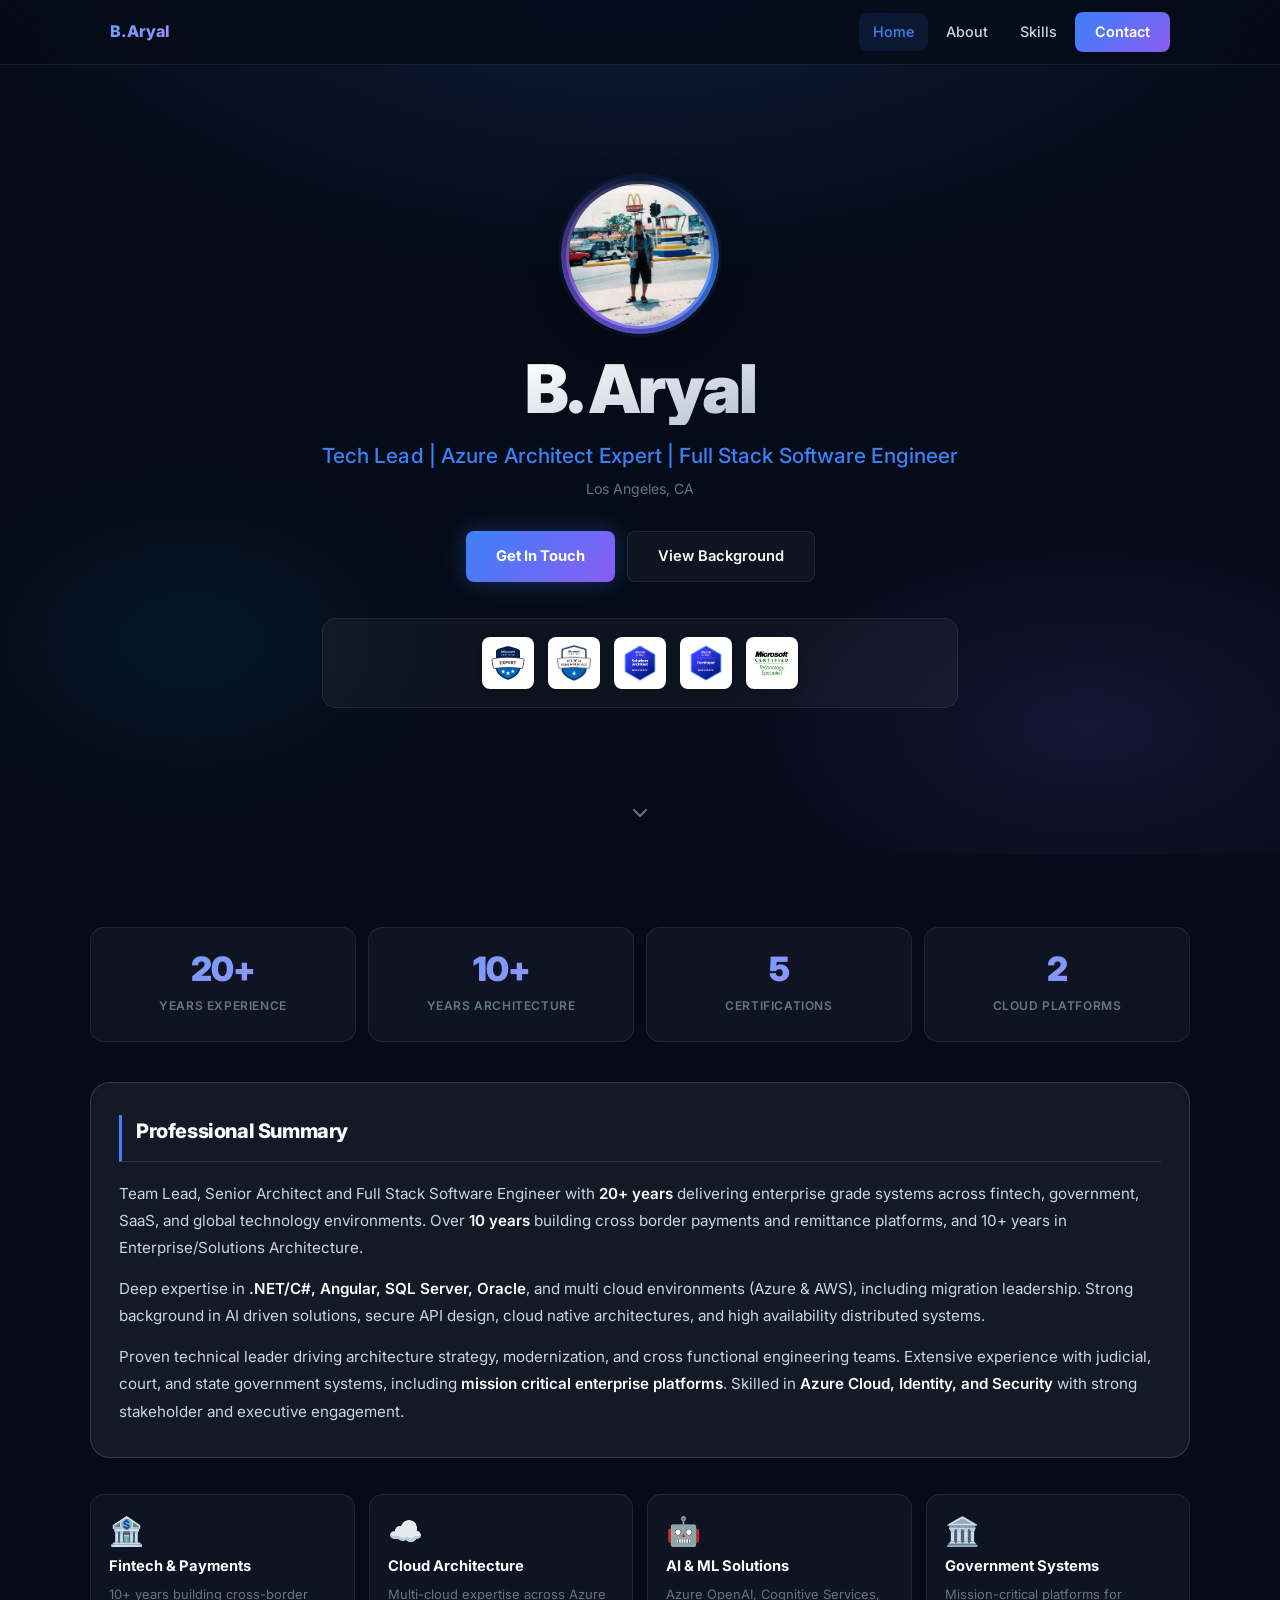
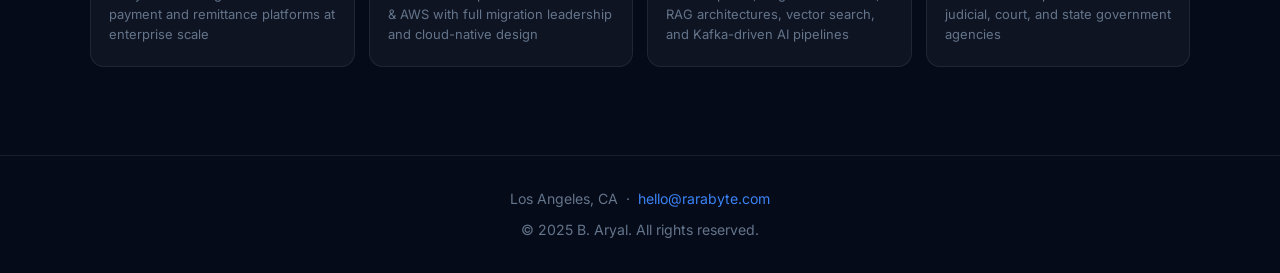
<file: index.html>
<!DOCTYPE html>
<html lang="en">
<head>
    <meta charset="UTF-8">
    <meta name="viewport" content="width=device-width, initial-scale=1.0">
    <meta name="description" content="B. Aryal — Senior Architect & Full Stack Engineer with 20+ years delivering enterprise systems across fintech, government, SaaS, and cloud environments.">
    <title>B. Aryal | Senior Architect & Full Stack Engineer</title>
    <script async src="https://www.googletagmanager.com/gtag/js?id=G-CZ9JPEQ2FC"></script>
    <script src="js/analytics.js"></script>
    <link href="https://fonts.googleapis.com/css2?family=Inter:wght@300;400;500;600;700;800;900&display=swap" rel="stylesheet">
    <link rel="stylesheet" href="css/styles.css">
</head>
<body>

    <nav class="nav" id="navbar">
        <div class="nav-inner">
            <a href="index.html" class="nav-logo">
                <span class="nav-logo-name">B. Aryal</span>
            </a>
            <button class="nav-toggle" id="navToggle" aria-label="Toggle menu">
                <span></span><span></span><span></span>
            </button>
            <div class="nav-links" id="navLinks">
                <a href="index.html" class="active">Home</a>
                <a href="about.html">About</a>
                <a href="skills.html">Skills</a>
                <a href="mailto:hello@rarabyte.com" class="nav-cta">Contact</a>
            </div>
        </div>
    </nav>

    <main>
        <section class="hero">
            <div class="hero-bg"></div>
            <div class="hero-content">
                <div class="hero-avatar-wrap">
                    <img src="images/56.JPG" class="hero-avatar" alt="B. Aryal">
                    <div class="avatar-ring"></div>
                </div>


                <h1 class="hero-name">B. Aryal</h1>
                <p class="hero-title">Tech Lead | Azure Architect Expert | Full Stack Software Engineer</p>
                <p class="hero-location">Los Angeles, CA</p>

                <div class="hero-actions">
                    <a href="mailto:hello@rarabyte.com" class="btn-primary">Get In Touch</a>
                    <a href="about.html" class="btn-secondary">View Background</a>
                </div>

                <div class="cert-strip">
                    <img src="images/aws-expert.svg" alt="Azure Solutions Architect Expert" title="Microsoft Certified: Azure Solutions Architect Expert">
                    <img src="images/az-ai.png" alt="Azure AI Fundamentals" title="Microsoft Certified: Azure AI Fundamentals">
                    <img src="images/aws-arc.png" alt="AWS Solutions Architect" title="AWS Certified Solutions Architect – Associate">
                    <img src="images/aws-dev.png" alt="AWS Developer" title="AWS Certified Developer – Associate">
                    <img src="images/mcts.png" alt="MCTS" title="MCTS: Web Applications (C#)">
                </div>
            </div>
            <a href="#summary" class="scroll-hint" aria-label="Scroll to summary">
                <svg width="24" height="24" viewBox="0 0 24 24" fill="none" stroke="currentColor" stroke-width="2" stroke-linecap="round" stroke-linejoin="round"><polyline points="6 9 12 15 18 9"/></svg>
            </a>
        </section>

        <section class="summary-section" id="summary">
            <div class="container">

                <div class="stats-row">
                    <div class="stat-card">
                        <span class="stat-num">20+</span>
                        <span class="stat-label">Years Experience</span>
                    </div>
                    <div class="stat-card">
                        <span class="stat-num">10+</span>
                        <span class="stat-label">Years Architecture</span>
                    </div>
                    <div class="stat-card">
                        <span class="stat-num">5</span>
                        <span class="stat-label">Certifications</span>
                    </div>
                    <div class="stat-card">
                        <span class="stat-num">2</span>
                        <span class="stat-label">Cloud Platforms</span>
                    </div>
                </div>

                <div class="summary-card">
                    <h2 class="section-title">Professional Summary</h2>
                    <p class="summary-text">
                        Team Lead, Senior Architect and Full Stack Software Engineer with <strong>20+ years</strong>
                        delivering enterprise grade systems across fintech, government, SaaS, and global technology
                        environments. Over <strong>10 years</strong> building cross border payments and remittance
                        platforms, and 10+ years in Enterprise/Solutions Architecture.
                    </p>
                    <p class="summary-text">
                        Deep expertise in <strong>.NET/C#, Angular, SQL Server, Oracle</strong>, and multi cloud
                        environments (Azure &amp; AWS), including migration leadership. Strong background in AI driven
                        solutions, secure API design, cloud native architectures, and high availability distributed
                        systems.
                    </p>
                    <p class="summary-text">
                        Proven technical leader driving architecture strategy, modernization, and cross functional
                        engineering teams. Extensive experience with judicial, court, and state government systems,
                        including <strong>mission critical enterprise platforms</strong>. Skilled in <strong>Azure
                            Cloud, Identity, and Security</strong> with strong stakeholder and executive engagement.
                    </p>
                </div>

                <div class="highlights-grid">
                    <div class="highlight-card">
                        <div class="highlight-icon">🏦</div>
                        <h3>Fintech &amp; Payments</h3>
                        <p>10+ years building cross-border payment and remittance platforms at enterprise scale</p>
                    </div>
                    <div class="highlight-card">
                        <div class="highlight-icon">☁️</div>
                        <h3>Cloud Architecture</h3>
                        <p>Multi-cloud expertise across Azure &amp; AWS with full migration leadership and cloud-native design</p>
                    </div>
                    <div class="highlight-card">
                        <div class="highlight-icon">🤖</div>
                        <h3>AI &amp; ML Solutions</h3>
                        <p>Azure OpenAI, Cognitive Services, RAG architectures, vector search, and Kafka-driven AI pipelines</p>
                    </div>
                    <div class="highlight-card">
                        <div class="highlight-icon">🏛️</div>
                        <h3>Government Systems</h3>
                        <p>Mission-critical platforms for judicial, court, and state government agencies</p>
                    </div>
                </div>

            </div>
        </section>
    </main>

    <footer class="footer">
        <div class="container">
            <p>Los Angeles, CA &nbsp;&middot;&nbsp; <a href="mailto:hello@rarabyte.com">hello@rarabyte.com</a></p>
            <p class="footer-copy">&copy; 2025 B. Aryal. All rights reserved.</p>
        </div>
    </footer>

    <script src="js/nav.js"></script>
</body>
</html>
</file>
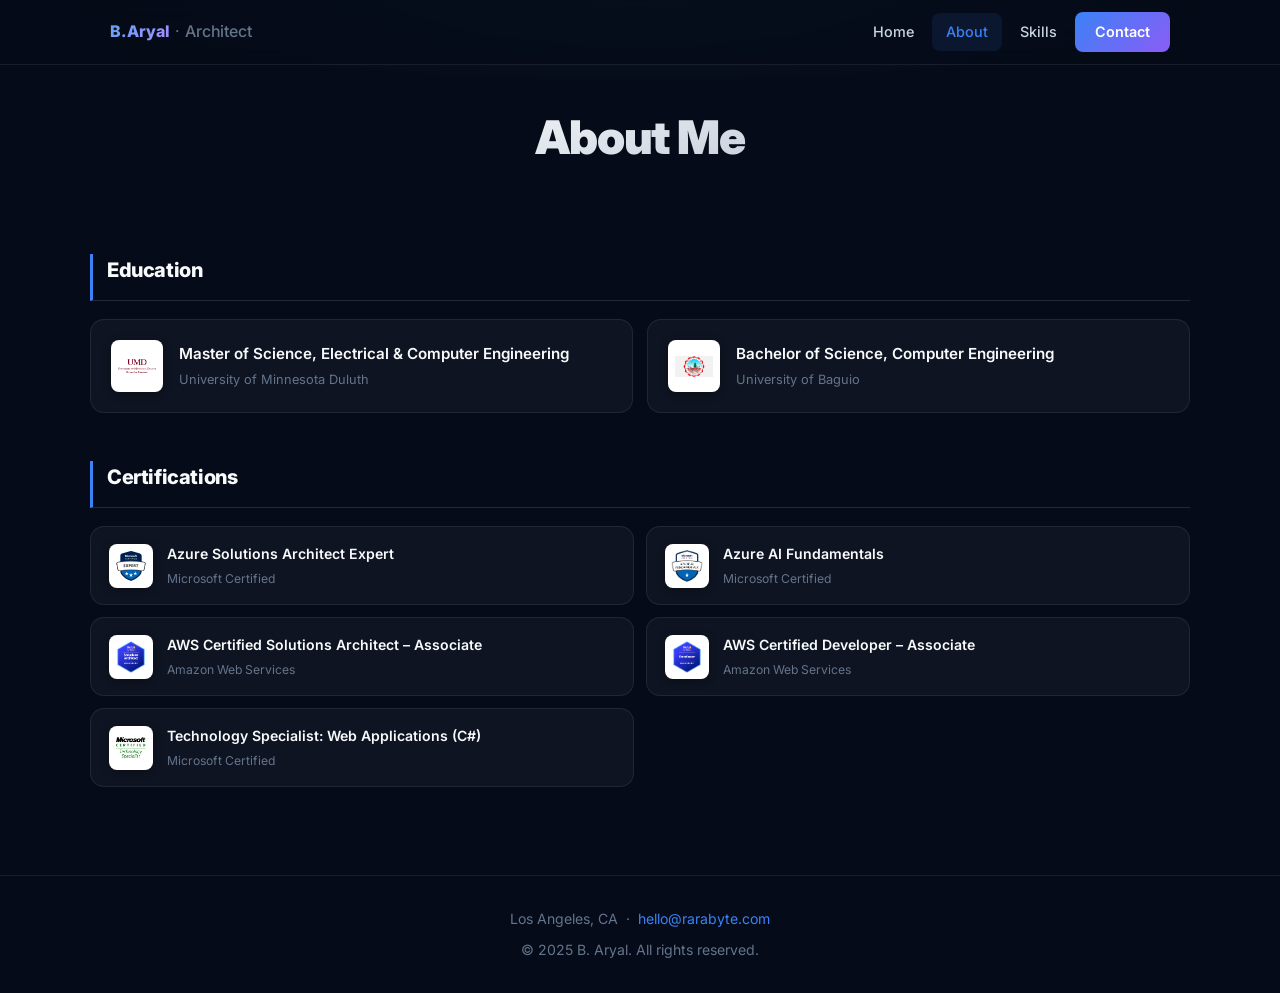
<file: about.html>
<!DOCTYPE html>
<html lang="en">
<head>
    <meta charset="UTF-8">
    <meta name="viewport" content="width=device-width, initial-scale=1.0">
    <meta name="description" content="Education and certifications for B. Aryal — MS in Computer Engineering, AWS & Azure certified architect.">
    <title>About | B. Aryal</title>
    <script async src="https://www.googletagmanager.com/gtag/js?id=G-CZ9JPEQ2FC"></script>
    <script src="js/analytics.js"></script>
    <link href="https://fonts.googleapis.com/css2?family=Inter:wght@300;400;500;600;700;800;900&display=swap" rel="stylesheet">
    <link rel="stylesheet" href="css/styles.css">
</head>
<body>

    <nav class="nav" id="navbar">
        <div class="nav-inner">
            <a href="index.html" class="nav-logo">
                <span class="nav-logo-name">B. Aryal</span>
                <span class="nav-logo-sep">·</span>
                <span class="nav-logo-role">Architect</span>
            </a>
            <button class="nav-toggle" id="navToggle" aria-label="Toggle menu">
                <span></span><span></span><span></span>
            </button>
            <div class="nav-links" id="navLinks">
                <a href="index.html">Home</a>
                <a href="about.html" class="active">About</a>
                <a href="skills.html">Skills</a>
                <a href="mailto:hello@rarabyte.com" class="nav-cta">Contact</a>
            </div>
        </div>
    </nav>

    <main>
        <section class="page-hero">
            <div class="page-hero-bg"></div>
            <h1 class="page-title">About Me</h1>
        </section>

        <section class="about-section">
            <div class="container">

                <h2 class="section-title">Education</h2>
                <div class="edu-grid">
                    <div class="edu-card">
                        <img src="images/UMDuluth_logo.png" alt="University of Minnesota Duluth" class="edu-logo">
                        <div>
                            <div class="edu-degree">Master of Science, Electrical &amp; Computer Engineering</div>
                            <div class="edu-school">University of Minnesota Duluth</div>
                        </div>
                    </div>
                    <div class="edu-card">
                        <img src="images/umd.png" alt="University of Baguio" class="edu-logo">
                        <div>
                            <div class="edu-degree">Bachelor of Science, Computer Engineering</div>
                            <div class="edu-school">University of Baguio</div>
                        </div>
                    </div>
                </div>

                <h2 class="section-title">Certifications</h2>
                <div class="cert-grid">
                    <div class="cert-card">
                        <img src="images/aws-expert.svg" alt="Azure Solutions Architect Expert" class="cert-logo">
                        <div>
                            <div class="cert-name">Azure Solutions Architect Expert</div>
                            <div class="cert-issuer">Microsoft Certified</div>
                        </div>
                    </div>
                    <div class="cert-card">
                        <img src="images/az-ai.png" alt="Azure AI Fundamentals" class="cert-logo">
                        <div>
                            <div class="cert-name">Azure AI Fundamentals</div>
                            <div class="cert-issuer">Microsoft Certified</div>
                        </div>
                    </div>
                    <div class="cert-card">
                        <img src="images/aws-arc.png" alt="AWS Solutions Architect" class="cert-logo">
                        <div>
                            <div class="cert-name">AWS Certified Solutions Architect – Associate</div>
                            <div class="cert-issuer">Amazon Web Services</div>
                        </div>
                    </div>
                    <div class="cert-card">
                        <img src="images/aws-dev.png" alt="AWS Developer Associate" class="cert-logo">
                        <div>
                            <div class="cert-name">AWS Certified Developer – Associate</div>
                            <div class="cert-issuer">Amazon Web Services</div>
                        </div>
                    </div>
                    <div class="cert-card">
                        <img src="images/mcts.png" alt="MCTS Web Applications" class="cert-logo">
                        <div>
                            <div class="cert-name">Technology Specialist: Web Applications (C#)</div>
                            <div class="cert-issuer">Microsoft Certified</div>
                        </div>
                    </div>
                </div>

            </div>
        </section>
    </main>

    <footer class="footer">
        <div class="container">
            <p>Los Angeles, CA &nbsp;&middot;&nbsp; <a href="mailto:hello@rarabyte.com">hello@rarabyte.com</a></p>
            <p class="footer-copy">&copy; 2025 B. Aryal. All rights reserved.</p>
        </div>
    </footer>

    <script src="js/nav.js"></script>
</body>
</html>
</file>
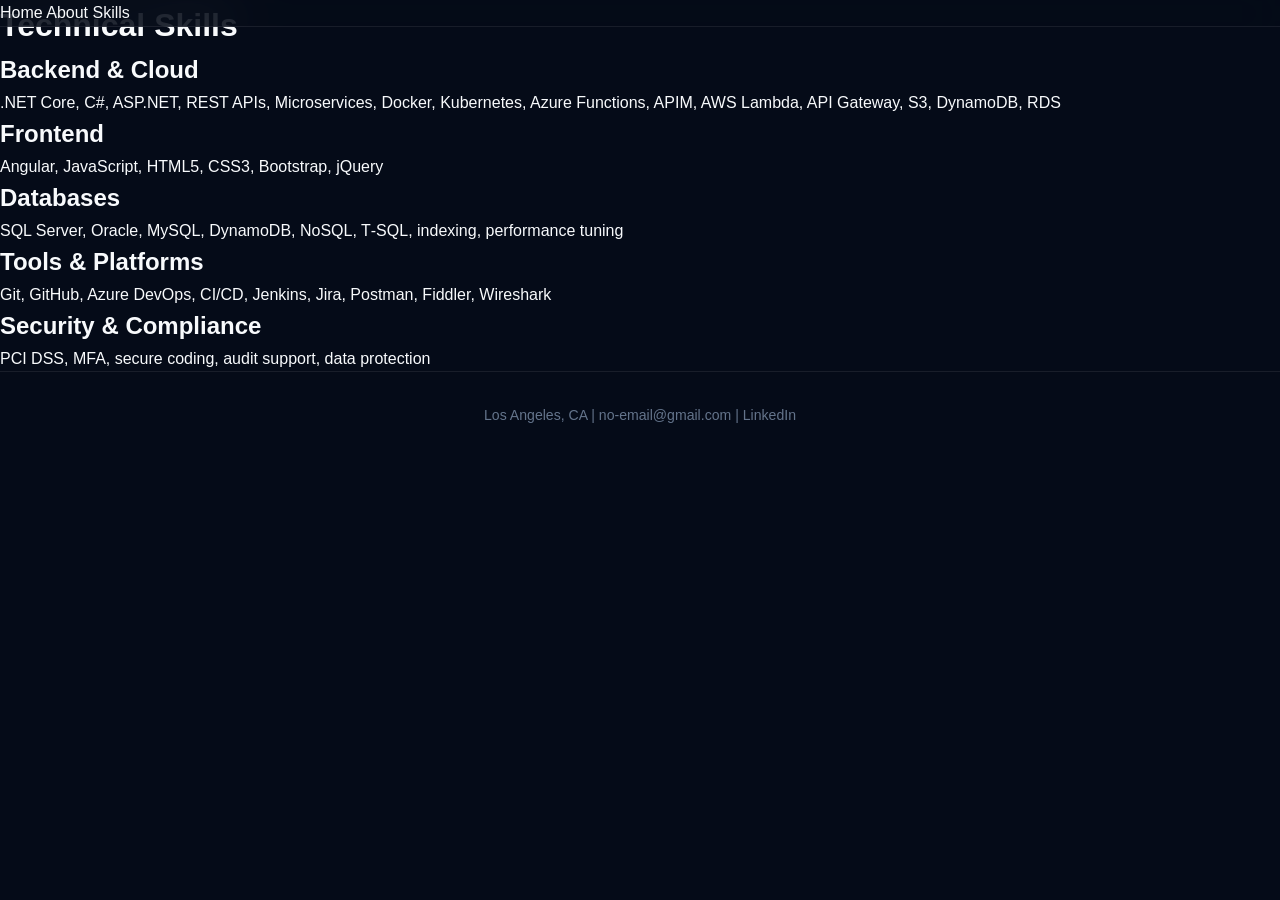
<file: Skills.html>
<!DOCTYPE html>
<html lang="en">

<head>
    <meta charset="UTF-8">
    <meta name="viewport" content="width=device-width, initial-scale=1.0">
    <title>Skills | Bibhu Aryal</title>
    <link rel="stylesheet" href="css/styles.css">
</head>

<body>

    <header class="header small-header">
        <h1>Technical Skills</h1>
    </header>

    <nav class="nav">
        <a href="index.html">Home</a>
        <a href="about.html">About</a>
        <a href="skills.html" class="active">Skills</a>
    </nav>

    <section class="content">
        <h2>Backend & Cloud</h2>
        <p>.NET Core, C#, ASP.NET, REST APIs, Microservices, Docker, Kubernetes, Azure Functions, APIM, AWS Lambda, API
            Gateway, S3, DynamoDB, RDS</p>

        <h2>Frontend</h2>
        <p>Angular, JavaScript, HTML5, CSS3, Bootstrap, jQuery</p>

        <h2>Databases</h2>
        <p>SQL Server, Oracle, MySQL, DynamoDB, NoSQL, T‑SQL, indexing, performance tuning</p>

        <h2>Tools & Platforms</h2>
        <p>Git, GitHub, Azure DevOps, CI/CD, Jenkins, Jira, Postman, Fiddler, Wireshark</p>

        <h2>Security & Compliance</h2>
        <p>PCI DSS, MFA, secure coding, audit support, data protection</p>
    </section>

    <footer class="footer">
        <p>Los Angeles, CA | no-email@gmail.com | LinkedIn</p>
    </footer>

</body>

</html>
</file>
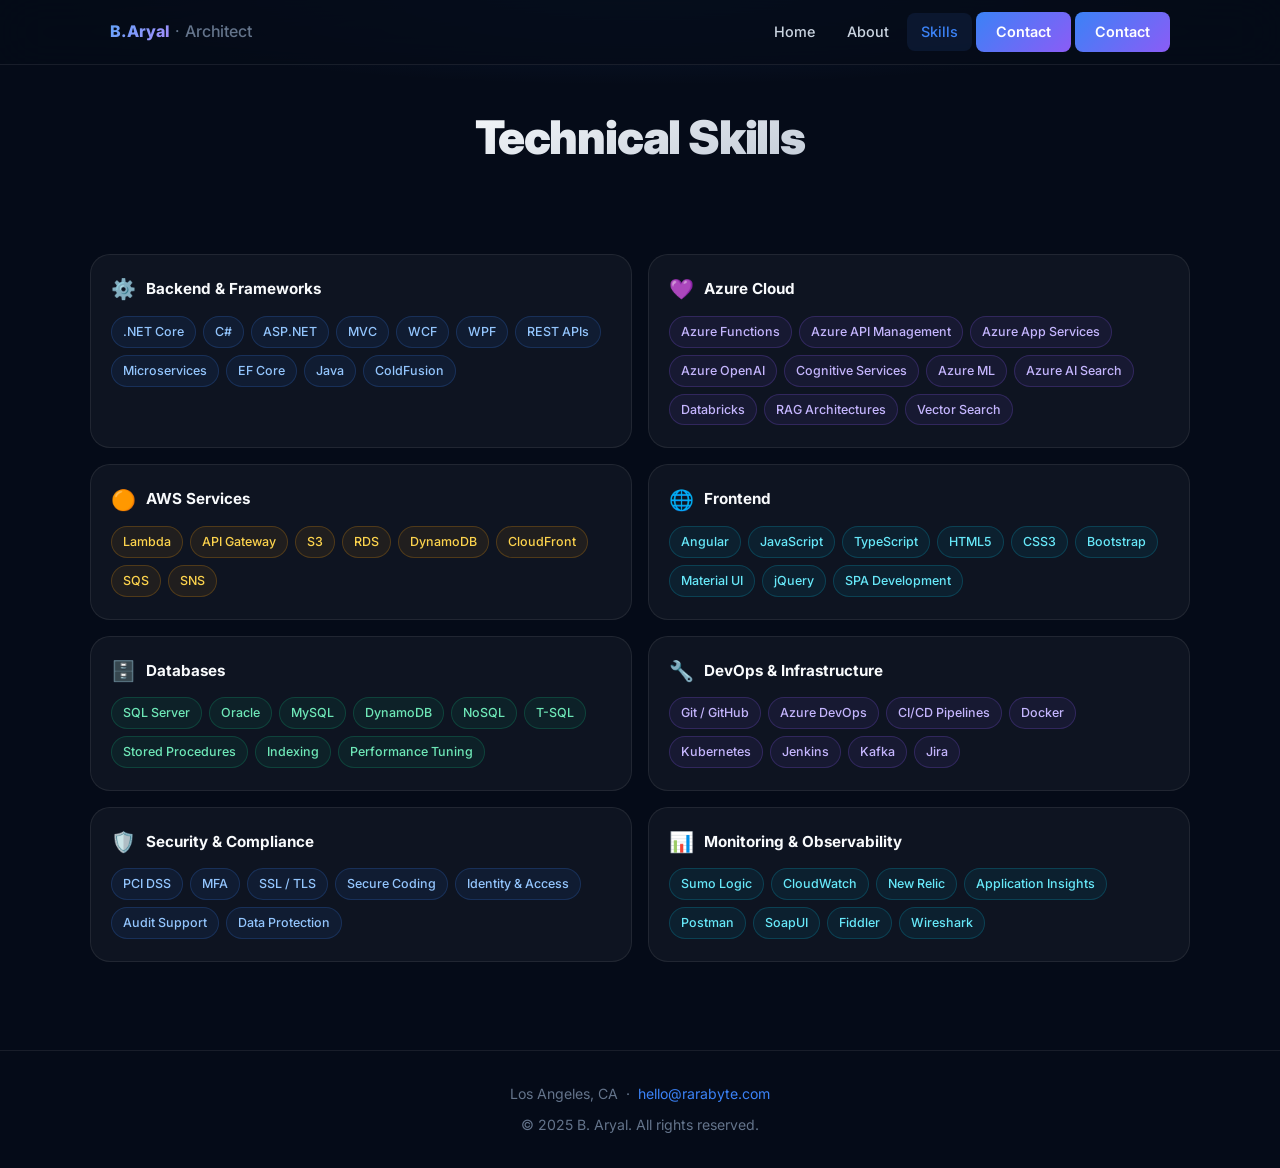
<file: skills.html>
<!DOCTYPE html>
<html lang="en">
<head>
    <meta charset="UTF-8">
    <meta name="viewport" content="width=device-width, initial-scale=1.0">
    <meta name="description" content="Technical skills of B. Aryal — .NET, Azure, AWS, Angular, SQL, AI/ML, DevOps, and more.">
    <title>Skills | B. Aryal</title>
    <script async src="https://www.googletagmanager.com/gtag/js?id=G-CZ9JPEQ2FC"></script>
    <script src="js/analytics.js"></script>
    <link href="https://fonts.googleapis.com/css2?family=Inter:wght@300;400;500;600;700;800;900&display=swap" rel="stylesheet">
    <link rel="stylesheet" href="css/styles.css">
</head>
<body>

    <nav class="nav" id="navbar">
        <div class="nav-inner">
            <a href="index.html" class="nav-logo">
                <span class="nav-logo-name">B. Aryal</span>
                <span class="nav-logo-sep">·</span>
                <span class="nav-logo-role">Architect</span>
            </a>
            <button class="nav-toggle" id="navToggle" aria-label="Toggle menu">
                <span></span><span></span><span></span>
            </button>
            <div class="nav-links" id="navLinks">
                <a href="index.html">Home</a>
                <a href="about.html">About</a>
                <a href="skills.html" class="active">Skills</a>

                <a href="mailto:hello@rarabyte.com" class="nav-cta">Contact</a>
                <a href="mailto:hello@rarabyte.com" class="nav-cta">Contact</a>

            </div>
        </div>
    </nav>

    <main>
        <section class="page-hero">
            <div class="page-hero-bg"></div>
            <h1 class="page-title">Technical Skills</h1>
        </section>

        <section class="skills-section">
            <div class="container">
                <div class="skills-grid">

                    <div class="skill-category">
                        <div class="skill-category-header">
                            <span class="skill-icon">⚙️</span>
                            <span class="skill-category-title">Backend &amp; Frameworks</span>
                        </div>
                        <div class="skill-tags">
                            <span class="skill-tag">.NET Core</span>
                            <span class="skill-tag">C#</span>
                            <span class="skill-tag">ASP.NET</span>
                            <span class="skill-tag">MVC</span>
                            <span class="skill-tag">WCF</span>
                            <span class="skill-tag">WPF</span>
                            <span class="skill-tag">REST APIs</span>
                            <span class="skill-tag">Microservices</span>
                            <span class="skill-tag">EF Core</span>
                            <span class="skill-tag">Java</span>
                            <span class="skill-tag">ColdFusion</span>
                        </div>
                    </div>

                    <div class="skill-category">
                        <div class="skill-category-header">
                            <span class="skill-icon">💜</span>
                            <span class="skill-category-title">Azure Cloud</span>
                        </div>
                        <div class="skill-tags">
                            <span class="skill-tag purple">Azure Functions</span>
                            <span class="skill-tag purple">Azure API Management</span>
                            <span class="skill-tag purple">Azure App Services</span>
                            <span class="skill-tag purple">Azure OpenAI</span>
                            <span class="skill-tag purple">Cognitive Services</span>
                            <span class="skill-tag purple">Azure ML</span>
                            <span class="skill-tag purple">Azure AI Search</span>
                            <span class="skill-tag purple">Databricks</span>
                            <span class="skill-tag purple">RAG Architectures</span>
                            <span class="skill-tag purple">Vector Search</span>
                        </div>
                    </div>

                    <div class="skill-category">
                        <div class="skill-category-header">
                            <span class="skill-icon">🟠</span>
                            <span class="skill-category-title">AWS Services</span>
                        </div>
                        <div class="skill-tags">
                            <span class="skill-tag orange">Lambda</span>
                            <span class="skill-tag orange">API Gateway</span>
                            <span class="skill-tag orange">S3</span>
                            <span class="skill-tag orange">RDS</span>
                            <span class="skill-tag orange">DynamoDB</span>
                            <span class="skill-tag orange">CloudFront</span>
                            <span class="skill-tag orange">SQS</span>
                            <span class="skill-tag orange">SNS</span>
                        </div>
                    </div>

                    <div class="skill-category">
                        <div class="skill-category-header">
                            <span class="skill-icon">🌐</span>
                            <span class="skill-category-title">Frontend</span>
                        </div>
                        <div class="skill-tags">
                            <span class="skill-tag cyan">Angular</span>
                            <span class="skill-tag cyan">JavaScript</span>
                            <span class="skill-tag cyan">TypeScript</span>
                            <span class="skill-tag cyan">HTML5</span>
                            <span class="skill-tag cyan">CSS3</span>
                            <span class="skill-tag cyan">Bootstrap</span>
                            <span class="skill-tag cyan">Material UI</span>
                            <span class="skill-tag cyan">jQuery</span>
                            <span class="skill-tag cyan">SPA Development</span>
                        </div>
                    </div>

                    <div class="skill-category">
                        <div class="skill-category-header">
                            <span class="skill-icon">🗄️</span>
                            <span class="skill-category-title">Databases</span>
                        </div>
                        <div class="skill-tags">
                            <span class="skill-tag emerald">SQL Server</span>
                            <span class="skill-tag emerald">Oracle</span>
                            <span class="skill-tag emerald">MySQL</span>
                            <span class="skill-tag emerald">DynamoDB</span>
                            <span class="skill-tag emerald">NoSQL</span>
                            <span class="skill-tag emerald">T-SQL</span>
                            <span class="skill-tag emerald">Stored Procedures</span>
                            <span class="skill-tag emerald">Indexing</span>
                            <span class="skill-tag emerald">Performance Tuning</span>
                        </div>
                    </div>

                    <div class="skill-category">
                        <div class="skill-category-header">
                            <span class="skill-icon">🔧</span>
                            <span class="skill-category-title">DevOps &amp; Infrastructure</span>
                        </div>
                        <div class="skill-tags">
                            <span class="skill-tag purple">Git / GitHub</span>
                            <span class="skill-tag purple">Azure DevOps</span>
                            <span class="skill-tag purple">CI/CD Pipelines</span>
                            <span class="skill-tag purple">Docker</span>
                            <span class="skill-tag purple">Kubernetes</span>
                            <span class="skill-tag purple">Jenkins</span>
                            <span class="skill-tag purple">Kafka</span>
                            <span class="skill-tag purple">Jira</span>
                        </div>
                    </div>

                    <div class="skill-category">
                        <div class="skill-category-header">
                            <span class="skill-icon">🛡️</span>
                            <span class="skill-category-title">Security &amp; Compliance</span>
                        </div>
                        <div class="skill-tags">
                            <span class="skill-tag">PCI DSS</span>
                            <span class="skill-tag">MFA</span>
                            <span class="skill-tag">SSL / TLS</span>
                            <span class="skill-tag">Secure Coding</span>
                            <span class="skill-tag">Identity &amp; Access</span>
                            <span class="skill-tag">Audit Support</span>
                            <span class="skill-tag">Data Protection</span>
                        </div>
                    </div>

                    <div class="skill-category">
                        <div class="skill-category-header">
                            <span class="skill-icon">📊</span>
                            <span class="skill-category-title">Monitoring &amp; Observability</span>
                        </div>
                        <div class="skill-tags">
                            <span class="skill-tag cyan">Sumo Logic</span>
                            <span class="skill-tag cyan">CloudWatch</span>
                            <span class="skill-tag cyan">New Relic</span>
                            <span class="skill-tag cyan">Application Insights</span>
                            <span class="skill-tag cyan">Postman</span>
                            <span class="skill-tag cyan">SoapUI</span>
                            <span class="skill-tag cyan">Fiddler</span>
                            <span class="skill-tag cyan">Wireshark</span>
                        </div>
                    </div>

                </div>
            </div>
        </section>
    </main>

    <footer class="footer">
        <div class="container">
            <p>Los Angeles, CA &nbsp;&middot;&nbsp; <a href="mailto:hello@rarabyte.com">hello@rarabyte.com</a></p>
            <p class="footer-copy">&copy; 2025 B. Aryal. All rights reserved.</p>
        </div>
    </footer>

    <script src="js/nav.js"></script>
</body>
</html>
</file>
<file: css/styles.css>
:root {
    --bg-0: #050b18;
    --bg-1: #0a1628;
    --bg-card: rgba(255, 255, 255, 0.04);
    --bg-card-hover: rgba(255, 255, 255, 0.07);
    --border: rgba(255, 255, 255, 0.08);
    --border-accent: rgba(99, 153, 247, 0.35);

    --blue: #3b82f6;
    --purple: #8b5cf6;
    --cyan: #22d3ee;
    --emerald: #10b981;
    --orange: #f59e0b;

    --gradient: linear-gradient(135deg, #3b82f6, #8b5cf6);
    --gradient-text: linear-gradient(135deg, #60a5fa, #a78bfa);

    --text-1: #f8fafc;
    --text-2: #cbd5e1;
    --text-3: #64748b;

    --r-sm: 8px;
    --r-md: 14px;
    --r-lg: 20px;
    --r-xl: 28px;

    --shadow: 0 8px 32px rgba(0, 0, 0, 0.5);
    --ease: 0.3s cubic-bezier(0.4, 0, 0.2, 1);

    --font: 'Inter', -apple-system, BlinkMacSystemFont, sans-serif;
}

*, *::before, *::after {
    box-sizing: border-box;
    margin: 0;
    padding: 0;
}

html {
    scroll-behavior: smooth;
}

body {
    font-family: var(--font);
    background-color: var(--bg-0);
    color: var(--text-1);
    line-height: 1.6;
    -webkit-font-smoothing: antialiased;
    -moz-osx-font-smoothing: grayscale;
    min-height: 100vh;
}

a {
    color: inherit;
    text-decoration: none;
}

img {
    max-width: 100%;
    display: block;
}

.nav {
    position: fixed;
    top: 0;
    left: 0;
    right: 0;
    z-index: 200;
    background: rgba(5, 11, 24, 0.82);
    backdrop-filter: blur(24px);
    -webkit-backdrop-filter: blur(24px);
    border-bottom: 1px solid var(--border);
}

.nav-inner {
    max-width: 1100px;
    margin: 0 auto;
    padding: 0 20px;
    height: 64px;
    display: flex;
    align-items: center;
    justify-content: space-between;
}

.nav-logo {
    display: flex;
    align-items: center;
    gap: 0;
    font-size: 1rem;
    white-space: nowrap;
    letter-spacing: -0.2px;
}

.nav-logo-name {
    font-weight: 800;
    background: var(--gradient-text);
    -webkit-background-clip: text;
    -webkit-text-fill-color: transparent;
    background-clip: text;
}

.nav-logo-sep {
    color: var(--text-3);
    font-weight: 400;
    margin: 0 6px;
    -webkit-text-fill-color: var(--text-3);
}

.nav-logo-role {
    font-weight: 500;
    color: var(--text-3);
    -webkit-text-fill-color: var(--text-3);
}

.nav-toggle {
    display: none;
    flex-direction: column;
    gap: 5px;
    background: none;
    border: none;
    cursor: pointer;
    padding: 6px;
    border-radius: var(--r-sm);
}

.nav-toggle span {
    display: block;
    width: 22px;
    height: 2px;
    background: var(--text-2);
    border-radius: 2px;
    transition: var(--ease);
}

.nav-links {
    display: flex;
    align-items: center;
    gap: 4px;
}

.nav-links a {
    padding: 7px 14px;
    border-radius: var(--r-sm);
    font-size: 0.9rem;
    font-weight: 500;
    color: var(--text-2);
    transition: var(--ease);
}

.nav-links a:hover {
    color: var(--text-1);
    background: var(--bg-card-hover);
}

.nav-links a.active {
    color: var(--blue);
    background: rgba(59, 130, 246, 0.1);
}

.nav-cta {
    background: var(--gradient) !important;
    color: #fff !important;
    padding: 8px 20px !important;
    font-weight: 600 !important;
    border-radius: var(--r-sm) !important;
    transition: var(--ease) !important;
}

.nav-cta:hover {
    opacity: 0.88;
    transform: translateY(-1px);
    box-shadow: 0 4px 16px rgba(59, 130, 246, 0.35);
}

.hero {
    min-height: 95svh;
    display: flex;
    align-items: center;
    justify-content: center;
    padding: 90px 20px 56px;
    position: relative;
    overflow: hidden;
}

.hero-bg {
    position: absolute;
    inset: 0;
    background:
        radial-gradient(ellipse 90% 70% at 50% -10%, rgba(59, 130, 246, 0.18) 0%, transparent 60%),
        radial-gradient(ellipse 60% 50% at 85% 85%, rgba(139, 92, 246, 0.12) 0%, transparent 50%),
        radial-gradient(ellipse 40% 40% at 15% 75%, rgba(6, 182, 212, 0.08) 0%, transparent 50%);
    pointer-events: none;
    animation: bgShift 12s ease-in-out infinite alternate;
}

@keyframes bgShift {
    from { opacity: 0.7; }
    to   { opacity: 1; }
}

.hero-content {
    text-align: center;
    max-width: 700px;
    position: relative;
    z-index: 1;
    animation: fadeUp 0.9s ease both;
}

@keyframes fadeUp {
    from { opacity: 0; transform: translateY(28px); }
    to   { opacity: 1; transform: translateY(0); }
}

.hero-avatar-wrap {
    position: relative;
    width: 148px;
    height: 148px;
    margin: 0 auto 24px;
}

.hero-avatar {
    width: 148px;
    height: 148px;
    border-radius: 50%;
    object-fit: cover;
    position: relative;
    z-index: 2;
    border: 3px solid rgba(255, 255, 255, 0.12);
    box-shadow: 0 0 0 8px rgba(59, 130, 246, 0.08), var(--shadow);
}

.avatar-ring {
    position: absolute;
    inset: -5px;
    border-radius: 50%;
    background: conic-gradient(from 0deg, transparent 0%, #3b82f6 30%, #8b5cf6 60%, transparent 100%);
    z-index: 1;
    animation: spin 6s linear infinite;
    -webkit-mask: radial-gradient(transparent 68px, black 69px);
    mask: radial-gradient(transparent 68px, black 69px);
}

@keyframes spin {
    to { transform: rotate(360deg); }
}

.hero-badge {
    display: inline-flex;
    align-items: center;
    gap: 8px;
    background: rgba(16, 185, 129, 0.1);
    border: 1px solid rgba(16, 185, 129, 0.28);
    color: #34d399;
    padding: 5px 14px;
    border-radius: 100px;
    font-size: 0.75rem;
    font-weight: 600;
    letter-spacing: 0.8px;
    text-transform: uppercase;
    margin-bottom: 18px;
}

.hero-badge::before {
    content: '';
    width: 6px;
    height: 6px;
    border-radius: 50%;
    background: #34d399;
    animation: dot-pulse 2s ease infinite;
    flex-shrink: 0;
}

@keyframes dot-pulse {
    0%, 100% { opacity: 1; transform: scale(1); }
    50%       { opacity: 0.45; transform: scale(1.6); }
}

.hero-name {
    font-size: clamp(2.2rem, 7vw, 4.2rem);
    font-weight: 900;
    letter-spacing: -2px;
    line-height: 1.08;
    margin-bottom: 14px;
    background: linear-gradient(160deg, #f8fafc 30%, #94a3b8 100%);
    -webkit-background-clip: text;
    -webkit-text-fill-color: transparent;
    background-clip: text;
}

.hero-title {
    font-size: clamp(1rem, 2.8vw, 1.3rem);
    font-weight: 500;
    color: var(--blue);
    letter-spacing: 0.1px;
    margin-bottom: 6px;
}

.hero-location {
    font-size: 0.88rem;
    color: var(--text-3);
    margin-bottom: 30px;
}

.hero-actions {
    display: flex;
    gap: 12px;
    justify-content: center;
    flex-wrap: wrap;
    margin-bottom: 36px;
}

.btn-primary {
    display: inline-flex;
    align-items: center;
    background: var(--gradient);
    color: #fff;
    padding: 13px 30px;
    border-radius: var(--r-sm);
    font-weight: 700;
    font-size: 0.92rem;
    transition: var(--ease);
    box-shadow: 0 0 24px rgba(59, 130, 246, 0.32);
}

.btn-primary:hover {
    transform: translateY(-3px);
    box-shadow: 0 0 36px rgba(59, 130, 246, 0.52);
}

.btn-secondary {
    display: inline-flex;
    align-items: center;
    background: var(--bg-card);
    color: var(--text-1);
    padding: 13px 30px;
    border-radius: var(--r-sm);
    font-weight: 600;
    font-size: 0.92rem;
    border: 1px solid var(--border);
    transition: var(--ease);
}

.btn-secondary:hover {
    background: var(--bg-card-hover);
    border-color: var(--border-accent);
    transform: translateY(-3px);
}

.cert-strip {
    display: flex;
    gap: 14px;
    justify-content: center;
    flex-wrap: wrap;
    padding: 18px 22px;
    background: var(--bg-card);
    border: 1px solid var(--border);
    border-radius: var(--r-md);
    animation: fadeUp 0.9s 0.25s ease both;
}

.cert-strip img {
    width: 52px;
    height: 52px;
    object-fit: contain;
    background: #fff;
    padding: 8px;
    border-radius: var(--r-sm);
    transition: var(--ease);
    cursor: pointer;
    box-shadow: 0 2px 8px rgba(0,0,0,0.3);
}

.cert-strip img:hover {
    transform: scale(1.12) translateY(-3px);
    box-shadow: 0 6px 18px rgba(0,0,0,0.4);
}

.scroll-hint {
    position: absolute;
    bottom: 22px;
    left: 50%;
    transform: translateX(-50%);
    color: var(--text-3);
    transition: var(--ease);
    animation: bounce 2.2s ease infinite;
}

.scroll-hint:hover {
    color: var(--blue);
}

@keyframes bounce {
    0%, 100% { transform: translateX(-50%) translateY(0); }
    50%       { transform: translateX(-50%) translateY(7px); }
}

.summary-section {
    padding: 72px 20px 88px;
}

.container {
    max-width: 1100px;
    margin: 0 auto;
}

.stats-row {
    display: grid;
    grid-template-columns: repeat(2, 1fr);
    gap: 12px;
    margin-bottom: 40px;
}

.stat-card {
    background: var(--bg-card);
    border: 1px solid var(--border);
    border-radius: var(--r-md);
    padding: 24px 16px;
    text-align: center;
    transition: var(--ease);
}

.stat-card:hover {
    background: var(--bg-card-hover);
    border-color: var(--border-accent);
    transform: translateY(-3px);
}

.stat-num {
    display: block;
    font-size: 2.1rem;
    font-weight: 900;
    background: var(--gradient-text);
    -webkit-background-clip: text;
    -webkit-text-fill-color: transparent;
    background-clip: text;
    line-height: 1;
    margin-bottom: 6px;
    letter-spacing: -1px;
}

.stat-label {
    font-size: 0.75rem;
    color: var(--text-3);
    font-weight: 600;
    text-transform: uppercase;
    letter-spacing: 0.6px;
}

.summary-card {
    background: rgba(255, 255, 255, 0.06);
    border: 1px solid rgba(255, 255, 255, 0.14);
    border-radius: var(--r-lg);
    padding: 32px 28px;
    margin-bottom: 36px;
}

.section-title {
    font-size: 1.25rem;
    font-weight: 800;
    letter-spacing: -0.4px;
    color: var(--text-1);
    margin-bottom: 18px;
    padding-bottom: 14px;
    border-bottom: 1px solid rgba(255,255,255,0.12);
    padding-left: 14px;
    border-left: 3px solid var(--blue);
}

.summary-text {
    color: var(--text-2);
    margin-bottom: 14px;
    line-height: 1.78;
    font-size: 0.95rem;
}

.summary-text:last-child { margin-bottom: 0; }

.summary-text strong {
    color: var(--text-1);
    font-weight: 600;
}

.highlights-grid {
    display: grid;
    grid-template-columns: repeat(2, 1fr);
    gap: 14px;
}

.highlight-card {
    background: var(--bg-card);
    border: 1px solid var(--border);
    border-radius: var(--r-md);
    padding: 22px 18px;
    transition: var(--ease);
}

.highlight-card:hover {
    background: var(--bg-card-hover);
    border-color: var(--border-accent);
    transform: translateY(-4px);
    box-shadow: var(--shadow);
}

.highlight-icon {
    font-size: 1.75rem;
    margin-bottom: 10px;
    line-height: 1;
}

.highlight-card h3 {
    font-size: 0.92rem;
    font-weight: 700;
    color: var(--text-1);
    margin-bottom: 6px;
}

.highlight-card p {
    font-size: 0.81rem;
    color: var(--text-3);
    line-height: 1.55;
}

.page-hero {
    padding: 100px 20px 44px;
    text-align: center;
    position: relative;
    overflow: hidden;
}

.page-hero-bg {
    position: absolute;
    inset: 0;
    background: radial-gradient(ellipse 70% 60% at 50% 0%, rgba(59, 130, 246, 0.13) 0%, transparent 65%);
    pointer-events: none;
}

.page-title {
    font-size: clamp(1.9rem, 5vw, 2.9rem);
    font-weight: 900;
    letter-spacing: -1.2px;
    background: linear-gradient(160deg, #f8fafc 30%, #94a3b8 100%);
    -webkit-background-clip: text;
    -webkit-text-fill-color: transparent;
    background-clip: text;
    position: relative;
    z-index: 1;
}

.about-section {
    padding: 36px 20px 88px;
}

.edu-grid {
    display: grid;
    gap: 14px;
    margin-bottom: 48px;
}

.edu-card {
    background: var(--bg-card);
    border: 1px solid var(--border);
    border-radius: var(--r-md);
    padding: 20px;
    display: flex;
    align-items: center;
    gap: 16px;
    transition: var(--ease);
}

.edu-card:hover {
    background: var(--bg-card-hover);
    border-color: var(--border-accent);
    transform: translateX(5px);
}

.edu-logo {
    width: 52px;
    height: 52px;
    object-fit: contain;
    flex-shrink: 0;
    background: #fff;
    padding: 7px;
    border-radius: var(--r-sm);
    box-shadow: 0 2px 8px rgba(0,0,0,0.3);
}

.edu-degree {
    font-size: 0.95rem;
    font-weight: 600;
    color: var(--text-1);
    margin-bottom: 4px;
}

.edu-school {
    font-size: 0.8rem;
    color: var(--text-3);
}

.cert-grid {
    display: grid;
    gap: 12px;
}

.cert-card {
    background: var(--bg-card);
    border: 1px solid var(--border);
    border-radius: var(--r-md);
    padding: 16px 18px;
    display: flex;
    align-items: center;
    gap: 14px;
    transition: var(--ease);
}

.cert-card:hover {
    background: var(--bg-card-hover);
    border-color: var(--border-accent);
    transform: translateX(5px);
}

.cert-logo {
    width: 44px;
    height: 44px;
    object-fit: contain;
    flex-shrink: 0;
    background: #fff;
    padding: 6px;
    border-radius: var(--r-sm);
    box-shadow: 0 2px 8px rgba(0,0,0,0.3);
}

.cert-name {
    font-size: 0.88rem;
    font-weight: 600;
    color: var(--text-1);
}

.cert-issuer {
    font-size: 0.76rem;
    color: var(--text-3);
    margin-top: 3px;
}

.skills-section {
    padding: 36px 20px 88px;
}

.skills-grid {
    display: grid;
    gap: 16px;
}

.skill-category {
    background: var(--bg-card);
    border: 1px solid var(--border);
    border-radius: var(--r-lg);
    padding: 22px 20px;
    transition: var(--ease);
}

.skill-category:hover {
    border-color: var(--border-accent);
    background: var(--bg-card-hover);
}

.skill-category-header {
    display: flex;
    align-items: center;
    gap: 10px;
    margin-bottom: 14px;
}

.skill-icon {
    font-size: 1.25rem;
    line-height: 1;
}

.skill-category-title {
    font-size: 0.95rem;
    font-weight: 700;
    color: var(--text-1);
}

.skill-tags {
    display: flex;
    flex-wrap: wrap;
    gap: 7px;
}

.skill-tag {
    background: rgba(59, 130, 246, 0.08);
    border: 1px solid rgba(59, 130, 246, 0.2);
    color: #93c5fd;
    padding: 5px 11px;
    border-radius: 100px;
    font-size: 0.78rem;
    font-weight: 500;
    transition: var(--ease);
    cursor: default;
}

.skill-tag:hover {
    background: rgba(59, 130, 246, 0.16);
    border-color: rgba(59, 130, 246, 0.45);
    transform: translateY(-1px);
}

.skill-tag.purple {
    background: rgba(139, 92, 246, 0.08);
    border-color: rgba(139, 92, 246, 0.22);
    color: #c4b5fd;
}
.skill-tag.purple:hover {
    background: rgba(139, 92, 246, 0.16);
    border-color: rgba(139, 92, 246, 0.45);
}

.skill-tag.cyan {
    background: rgba(6, 182, 212, 0.08);
    border-color: rgba(6, 182, 212, 0.22);
    color: #67e8f9;
}
.skill-tag.cyan:hover {
    background: rgba(6, 182, 212, 0.16);
    border-color: rgba(6, 182, 212, 0.45);
}

.skill-tag.emerald {
    background: rgba(16, 185, 129, 0.08);
    border-color: rgba(16, 185, 129, 0.22);
    color: #6ee7b7;
}
.skill-tag.emerald:hover {
    background: rgba(16, 185, 129, 0.16);
    border-color: rgba(16, 185, 129, 0.45);
}

.skill-tag.orange {
    background: rgba(245, 158, 11, 0.08);
    border-color: rgba(245, 158, 11, 0.22);
    color: #fcd34d;
}
.skill-tag.orange:hover {
    background: rgba(245, 158, 11, 0.16);
    border-color: rgba(245, 158, 11, 0.45);
}

.footer {
    border-top: 1px solid var(--border);
    padding: 32px 20px;
    text-align: center;
}

.footer p {
    color: var(--text-3);
    font-size: 0.88rem;
}

.footer a {
    color: var(--blue);
    transition: var(--ease);
}

.footer a:hover {
    color: #a78bfa;
}

.footer-copy {
    margin-top: 8px;
    font-size: 0.76rem;
}

@media (max-width: 639px) {
    .nav-toggle {
        display: flex;
    }

    .nav-links {
        display: none;
        position: absolute;
        top: 64px;
        left: 0;
        right: 0;
        background: rgba(5, 11, 24, 0.97);
        backdrop-filter: blur(24px);
        -webkit-backdrop-filter: blur(24px);
        border-bottom: 1px solid var(--border);
        flex-direction: column;
        padding: 10px 12px 16px;
        gap: 2px;
    }

    .nav-links.open {
        display: flex;
    }

    .nav-links a {
        padding: 13px 16px;
        text-align: center;
        font-size: 0.95rem;
    }

    .nav-cta {
        margin-top: 6px;
    }
}

@media (min-width: 640px) {
    .stats-row {
        grid-template-columns: repeat(4, 1fr);
    }

    .skills-grid {
        grid-template-columns: repeat(2, 1fr);
    }

    .cert-grid {
        grid-template-columns: repeat(2, 1fr);
    }
}

@media (min-width: 900px) {
    .highlights-grid {
        grid-template-columns: repeat(4, 1fr);
    }

    .edu-grid {
        grid-template-columns: repeat(2, 1fr);
    }
}
</file>
